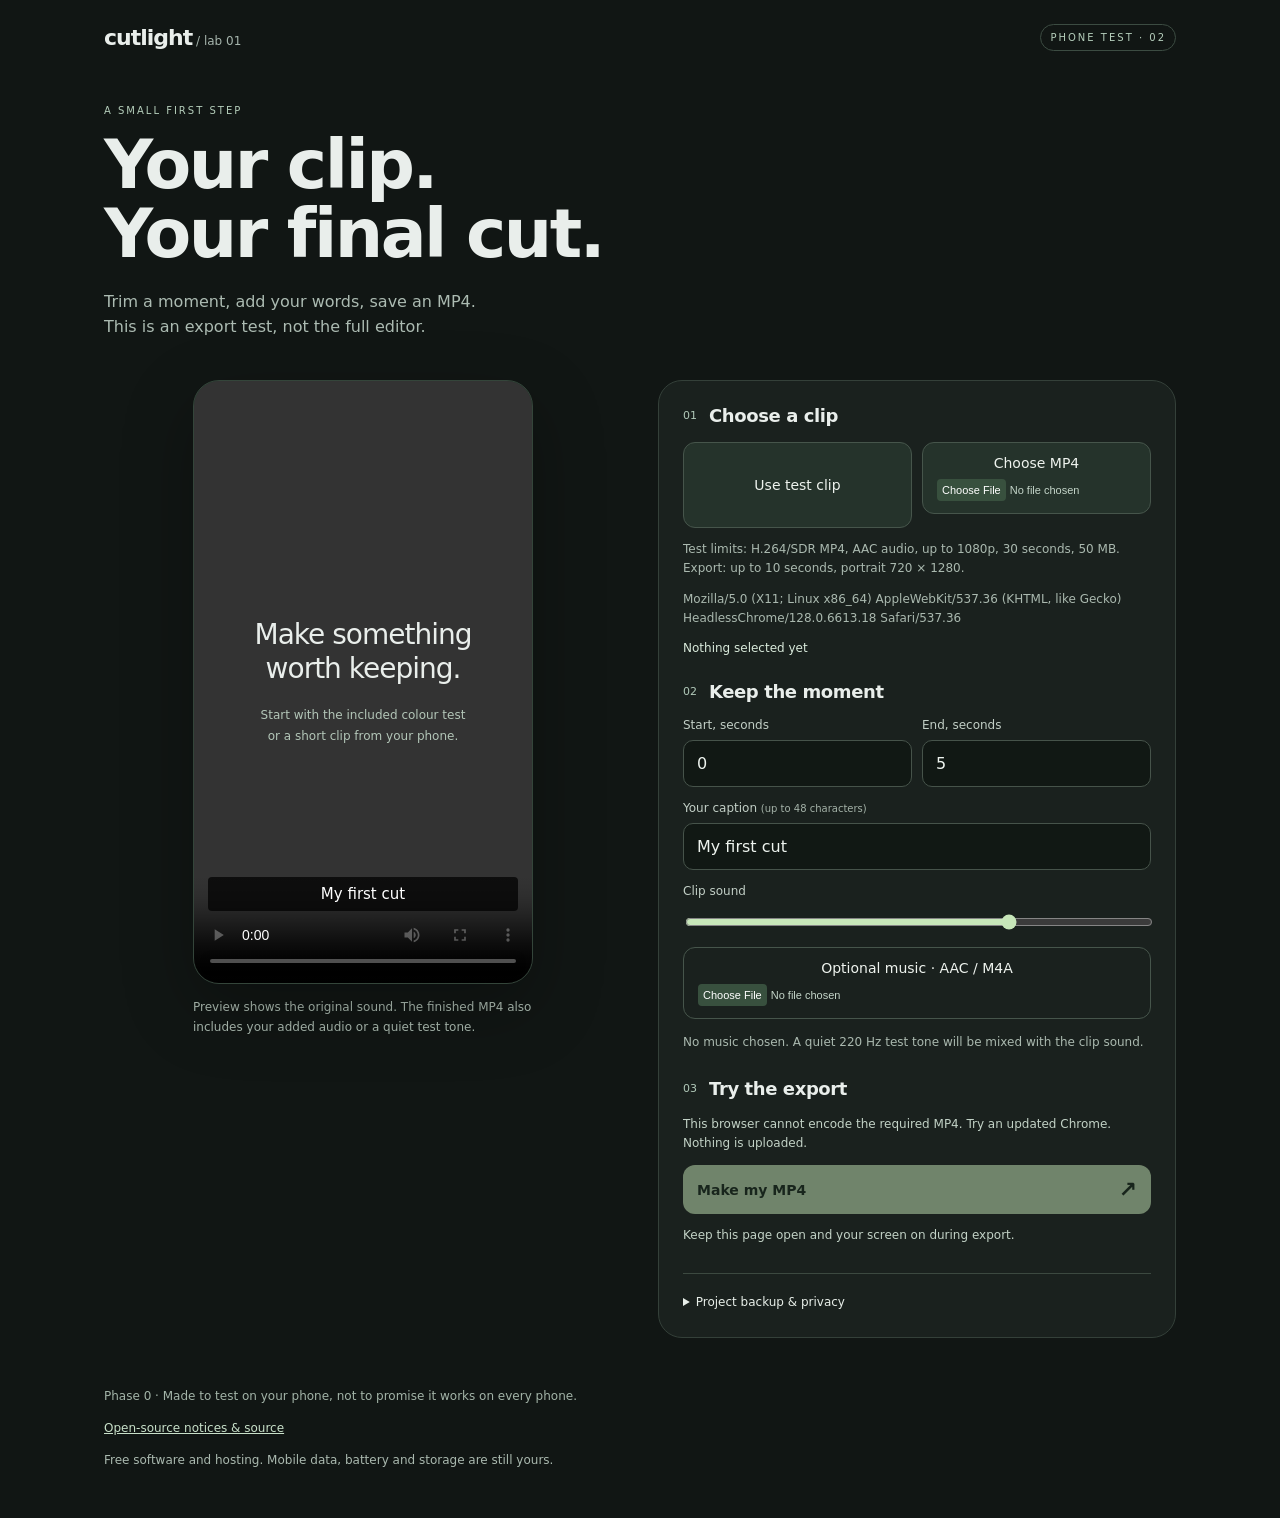
<file: index.html>
<!doctype html><html lang="en"><head><meta charset="UTF-8"><meta name="viewport" content="width=device-width, initial-scale=1.0"><meta name="theme-color" content="#131817"><title>Cutlight · Phone export test</title>  <script type="module" crossorigin src="./assets/index-DX4kZX_C.js"></script>
  <link rel="stylesheet" crossorigin href="./assets/index-BeZcneYo.css">
</head><body><div id="app"></div></body></html>
</file>
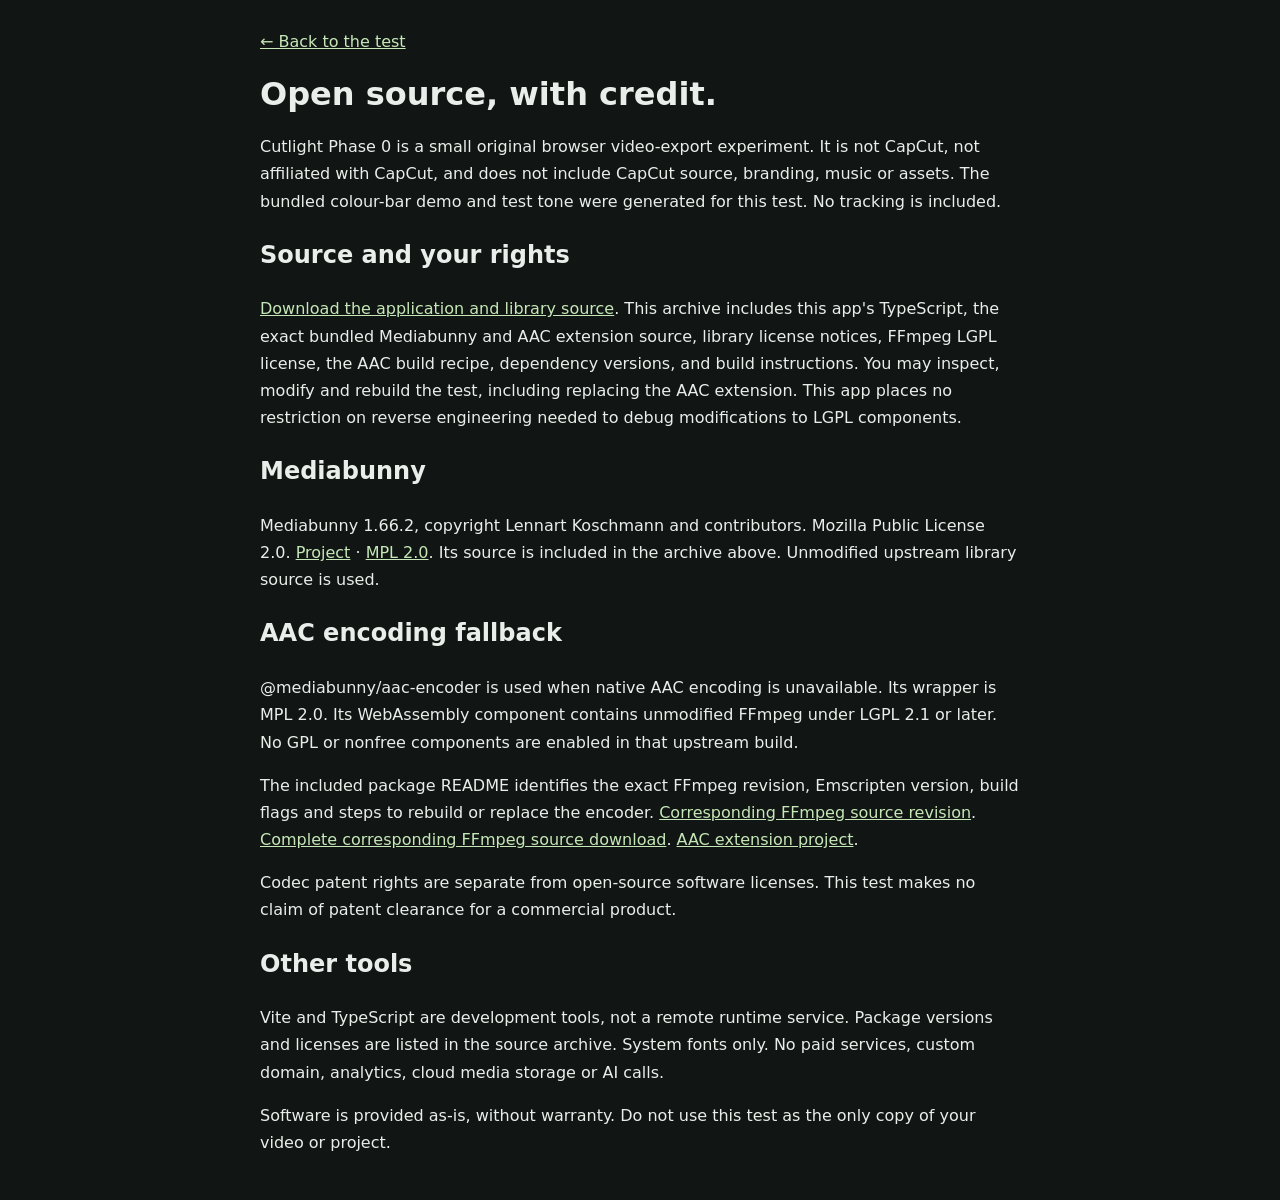
<file: 17-notices.html>
<!doctype html><html lang="en"><meta charset="utf-8"><meta name="viewport" content="width=device-width,initial-scale=1"><title>Cutlight · Notices</title><style>body{font:16px/1.7 system-ui;max-width:760px;padding:28px;margin:auto;background:#111614;color:#e9eeeb}a{color:#c6e7b7}pre{white-space:pre-wrap;overflow-wrap:anywhere}h1{line-height:1.1}p{overflow-wrap:anywhere}</style><a href="./">← Back to the test</a><h1>Open source, with credit.</h1><p>Cutlight Phase 0 is a small original browser video-export experiment. It is not CapCut, not affiliated with CapCut, and does not include CapCut source, branding, music or assets. The bundled colour-bar demo and test tone were generated for this test. No tracking is included.</p><h2>Source and your rights</h2><p><a href="./source.zip">Download the application and library source</a>. This archive includes this app's TypeScript, the exact bundled Mediabunny and AAC extension source, library license notices, FFmpeg LGPL license, the AAC build recipe, dependency versions, and build instructions. You may inspect, modify and rebuild the test, including replacing the AAC extension. This app places no restriction on reverse engineering needed to debug modifications to LGPL components.</p><h2>Mediabunny</h2><p>Mediabunny 1.66.2, copyright Lennart Koschmann and contributors. Mozilla Public License 2.0. <a href="https://github.com/Vanilagy/mediabunny">Project</a> · <a href="https://www.mozilla.org/en-US/MPL/2.0/">MPL 2.0</a>. Its source is included in the archive above. Unmodified upstream library source is used.</p><h2>AAC encoding fallback</h2><p>@mediabunny/aac-encoder is used when native AAC encoding is unavailable. Its wrapper is MPL 2.0. Its WebAssembly component contains unmodified FFmpeg under LGPL 2.1 or later. No GPL or nonfree components are enabled in that upstream build.</p><p>The included package README identifies the exact FFmpeg revision, Emscripten version, build flags and steps to rebuild or replace the encoder. <a href="https://github.com/FFmpeg/FFmpeg/commit/60a2818f76dcd1fee3155b1791304af104a0fc1b">Corresponding FFmpeg source revision</a>. <a href="https://github.com/FFmpeg/FFmpeg/archive/60a2818f76dcd1fee3155b1791304af104a0fc1b.tar.gz">Complete corresponding FFmpeg source download</a>. <a href="https://github.com/Vanilagy/mediabunny/tree/main/packages/aac-encoder">AAC extension project</a>.</p><p>Codec patent rights are separate from open-source software licenses. This test makes no claim of patent clearance for a commercial product.</p><h2>Other tools</h2><p>Vite and TypeScript are development tools, not a remote runtime service. Package versions and licenses are listed in the source archive. System fonts only. No paid services, custom domain, analytics, cloud media storage or AI calls.</p><p>Software is provided as-is, without warranty. Do not use this test as the only copy of your video or project.</p></html>
</file>
<file: assets/index-BeZcneYo.css>
:root{color:#e9eeeb;font-synthesis:none;--lightningcss-light: ;--lightningcss-dark:initial;color-scheme:dark;background:#111614;font-family:ui-sans-serif,system-ui,-apple-system,BlinkMacSystemFont,Segoe UI,sans-serif}*{box-sizing:border-box}body{margin:0}main{max-width:1120px;margin:auto;padding:24px}header{justify-content:space-between;align-items:center;gap:10px;display:flex}.brand{color:inherit;letter-spacing:-1px;font-size:22px;font-weight:750;text-decoration:none}.brand span{color:#a5b4ac;letter-spacing:0;font-size:12px;font-weight:400}.tag,.eyebrow{letter-spacing:2px;color:#b5cebb;font-size:10px}.tag{border:1px solid #3c4c42;border-radius:20px;padding:7px 9px}.intro{max-width:560px;padding:44px 0 24px}h1{letter-spacing:-2.5px;margin:14px 0 20px;font-size:clamp(38px,8vw,68px);font-weight:600;line-height:1.02}.intro>p:last-child{color:#acbbb2;max-width:400px;font-size:16px;line-height:1.6}.layout{grid-template-columns:1fr 1fr;align-items:start;gap:36px;display:grid}.viewer{position:sticky;top:20px}.screen{aspect-ratio:9/16;background:linear-gradient(145deg,#223c2e,#16281e);border:1px solid #34453a;border-radius:26px;max-width:340px;margin:auto;position:relative;overflow:hidden;box-shadow:0 24px 70px #0004}.screen video{object-fit:contain;width:100%;height:100%;position:absolute;inset:0}#empty{text-align:center;letter-spacing:-1px;pointer-events:none;flex-direction:column;justify-content:center;align-items:center;font-size:28px;line-height:1.2;display:flex;position:absolute;inset:0}#empty small{letter-spacing:0;color:#b3c6b8;margin-top:20px;font-size:12px;line-height:1.7}#captionPreview{text-align:center;color:#fff;overflow-wrap:anywhere;pointer-events:none;background:#000b;border-radius:4px;padding:8px;font-size:15px;position:absolute;bottom:12%;left:4%;right:4%}#empty[hidden]{display:none}.hint,.fine{color:#aab9af;font-size:12px;line-height:1.6}.hint{max-width:340px;margin:14px auto}.editor{background:#1a211e;border:1px solid #344039;border-radius:24px;padding:24px}.step{align-items:center;gap:12px;margin:26px 0 16px;display:flex}.step:first-child{margin-top:0}.step b{color:#b1c9b9;font-size:11px;font-weight:500}.step h2,h2{letter-spacing:-.4px;margin:0;font-size:18px;font-weight:550}.buttons,.twocol{grid-template-columns:1fr 1fr;gap:10px;display:grid}button,.filebtn,.primary{font:inherit;cursor:pointer;color:#eef3ee;text-align:center;background:#25332b;border:1px solid #46554b;border-radius:12px;justify-content:center;align-items:center;min-height:48px;padding:12px 14px;font-size:14px;text-decoration:none;display:flex}button:active,.filebtn:active{transform:scale(.98)}button:disabled{opacity:.5;cursor:wait}.filebtn input{max-width:100%;margin-top:8px;font-size:11px}.filebtn{flex-direction:column;display:flex}label{color:#c2cfc6;margin-bottom:14px;font-size:12px;display:block}label span{color:#a4b2a8;font-size:10px}input:not([type=file]):not([type=range]){font:inherit;color:#eef4ef;background:#111814;border:1px solid #46534a;border-radius:10px;width:100%;margin-top:8px;padding:13px;font-size:16px;display:block}input[type=range]{accent-color:#c7e7b9;width:100%;margin-top:16px}input[type=file]{color:#c4d5c9;width:100%}input[type=file]::file-selector-button{color:#fff;background:#38503e;border:0;border-radius:4px;padding:5px}button:focus-visible,a:focus-visible,input:focus-visible,summary:focus-visible{outline-offset:4px;outline:3px solid #d5efc5}.primary{color:#172b1b;background:#c6e7b7;border:0;justify-content:space-between;gap:10px;width:100%;font-weight:650}.primary span{font-size:22px}.subtle{background:0 0}.textbtn{background:0 0;min-height:36px;padding:6px 10px}.fileinfo{color:#d9eadb;overflow-wrap:anywhere;font-size:12px}#caps,#status{color:#c2d2c6;overflow-wrap:anywhere;font-size:12px;line-height:1.6}progress{accent-color:#c6e7b7;width:100%;margin-top:16px}.stop{background:#402b27;width:100%;margin-top:10px}#result{margin:24px 0}#finished{background:#000;border-radius:14px;width:100%;max-height:440px;margin:16px 0}details{color:#bacbbf;border-top:1px solid #3c4940;margin-top:28px;padding-top:18px;font-size:12px;line-height:1.7}summary{cursor:pointer;color:#e8efe9}details button,details .filebtn{width:100%;margin:12px 0}footer{color:#a3b4a8;padding:36px 0 12px;font-size:12px;line-height:1.7}footer a{color:#c8e0c9}[hidden]{display:none!important}@media (width<=680px){main{padding:20px}.layout{display:block}.viewer{position:static}.screen{aspect-ratio:9/12;max-width:270px}.screen video{object-fit:contain}#empty{font-size:23px}.intro{padding:28px 0 16px}.intro h1{font-size:44px}.editor{margin-top:24px;padding:20px}.hint{max-width:300px}.buttons{grid-template-columns:1fr}#captionPreview{font-size:13px}header{flex-wrap:wrap}}@media (prefers-reduced-motion:reduce){*{scroll-behavior:auto!important;transition:none!important;animation:none!important}}
</file>
